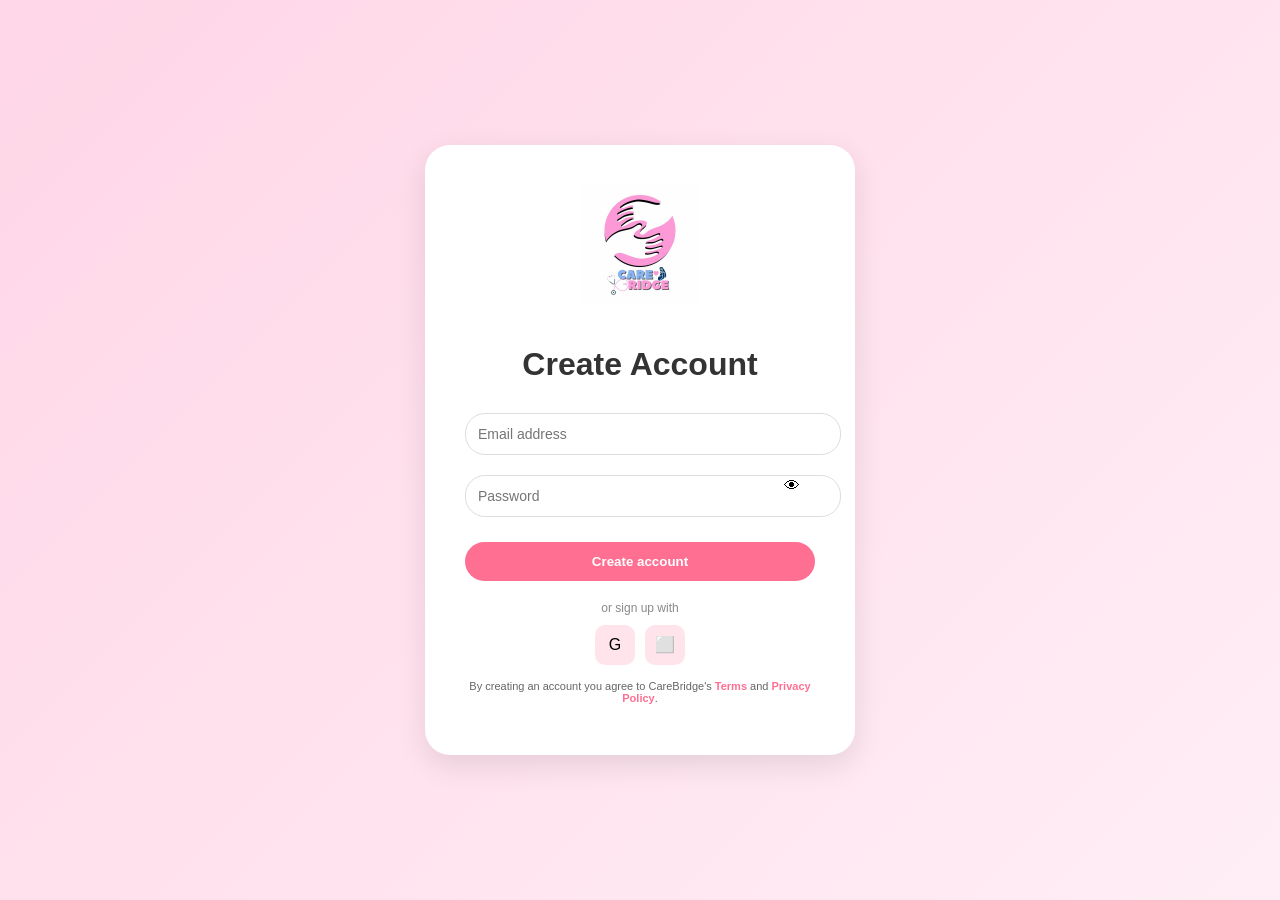
<file: index.html>
<!DOCTYPE html>
<html>
<head>
    <meta name="viewport" content="width=device-width, initial-scale=1.0">
    <title>CareBridge</title>
    <link rel="stylesheet" href="css/style.css">
</head>
<body>

<div class="center">

    <div class="card modern">

        <!-- Logo -->
        <img src="images/logo.png" class="logo">

        <h1>Create Account</h1>

        <!-- Inputs -->
        <input type="email" placeholder="Email address">
        
        <div class="password-box">
    <input type="password" id="password" placeholder="Password">
    <span onclick="togglePassword('password', this)">👁</span>
</div>

        <!-- Button -->
        <button onclick="goToLogin()">Create account</button>

        <!-- Divider -->
        <p class="divider">or sign up with</p>

        <!-- Fake social icons -->
        <div class="socials">
            <div class="icon">G</div>
            <div class="icon">⬜</div>
        </div>

        <!-- Terms -->
        <p class="terms">
            By creating an account you agree to CareBridge's 
            <span>Terms</span> and <span>Privacy Policy</span>.
        </p>

    </div>

</div>

<script src="js/app.js"></script>
</body>
</html>
</file>
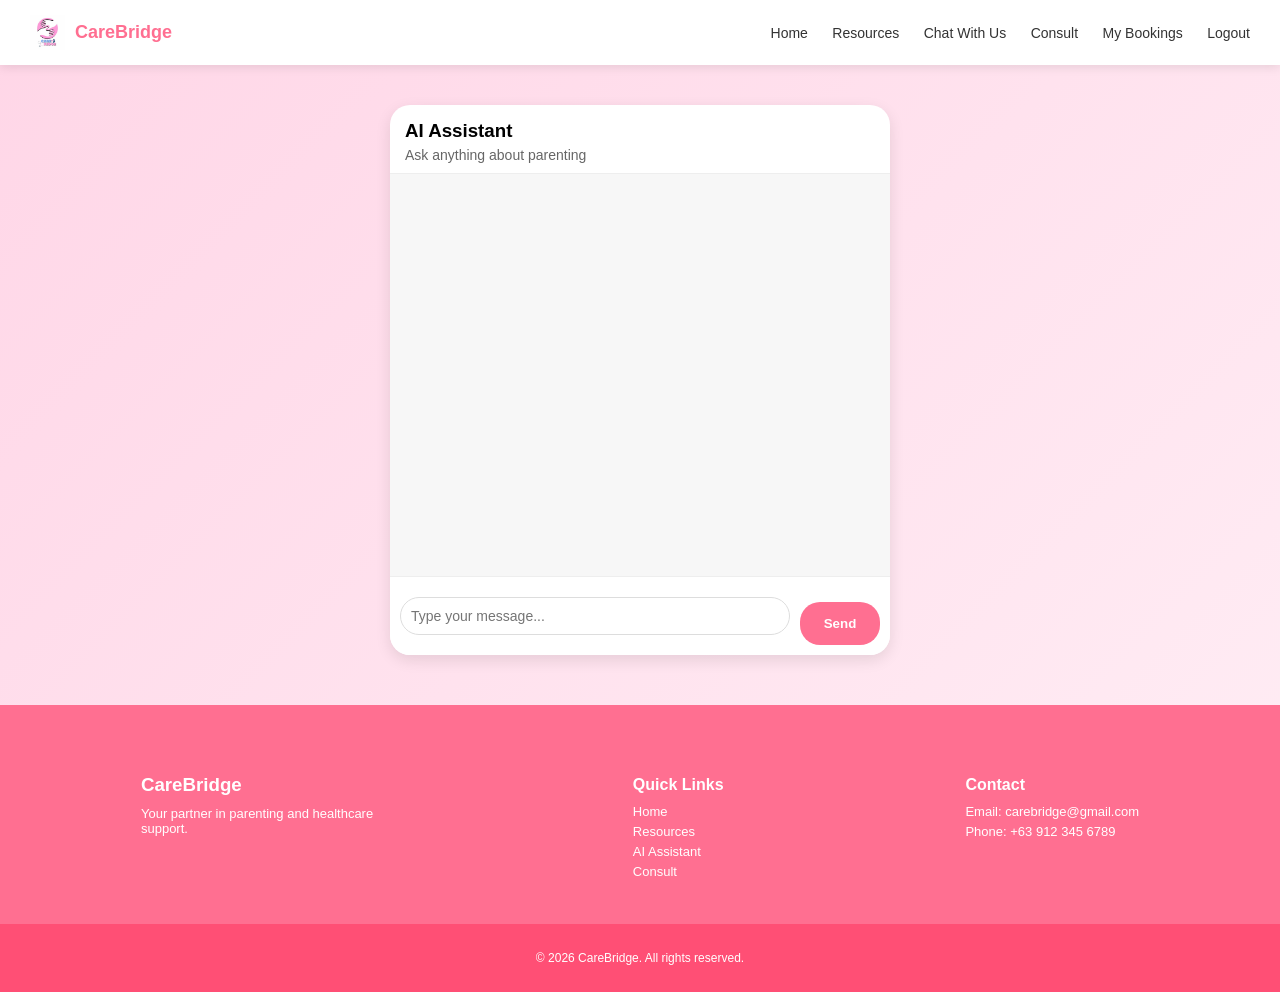
<file: ai-assistant.html>
<!DOCTYPE html>
<html>
<head>
    <meta name="viewport" content="width=device-width, initial-scale=1.0">
    <meta charset="UTF-8">
    <title>AI Assistant - CareBridge</title>
    <link rel="stylesheet" href="css/style.css">
</head>
<body>

<!-- NAVBAR -->
<div class="navbar">
    <div class="nav-left">
        <img src="images/logo.png" class="nav-logo">
        <span>CareBridge</span>
    </div>

    <div class="nav-right">
        <span onclick="goToDashboard()">Home</span>
        <span onclick="goToResources()">Resources</span>
        <span onclick="goToAI()">Chat With Us</span>
        <span onclick="goToBooking()">Consult</span>
        <span onclick="goToMyBookings()">My Bookings</span> 
        <span onclick="goToLogin()">Logout</span>
    </div>
</div>

<!-- CHAT CONTAINER -->
<div class="chat-container">

    <!-- 🔥 CHAT HEADER -->
    <div class="chat-header">
        <h3>AI Assistant</h3>
        <p>Ask anything about parenting</p>
    </div>

    <!-- CHAT BOX -->
    <div class="chat-box" id="chatBox"></div>

    <!-- INPUT -->
    <div class="chat-input">
        <input type="text" id="userInput" placeholder="Type your message...">
        <button onclick="sendMessage()">Send</button>
    </div>

</div>

<div class="footer">

    <div class="footer-content">

        <div class="footer-section">
            <h3>CareBridge</h3>
            <p>Your partner in parenting and healthcare support.</p>
        </div>

        <div class="footer-section">
            <h4>Quick Links</h4>
            <p onclick="goToDashboard()">Home</p>
            <p onclick="goToResources()">Resources</p>
            <p onclick="goToAI()">AI Assistant</p>
            <p onclick="goToBooking()">Consult</p>
        </div>

        <div class="footer-section">
            <h4>Contact</h4>
            <p>Email: carebridge@gmail.com</p>
            <p>Phone: +63 912 345 6789</p>
        </div>

    </div>

    <div class="footer-bottom">
        <p>© 2026 CareBridge. All rights reserved.</p>
    </div>

</div>

<script src="js/app.js"></script>
</body>
</html>
</file>
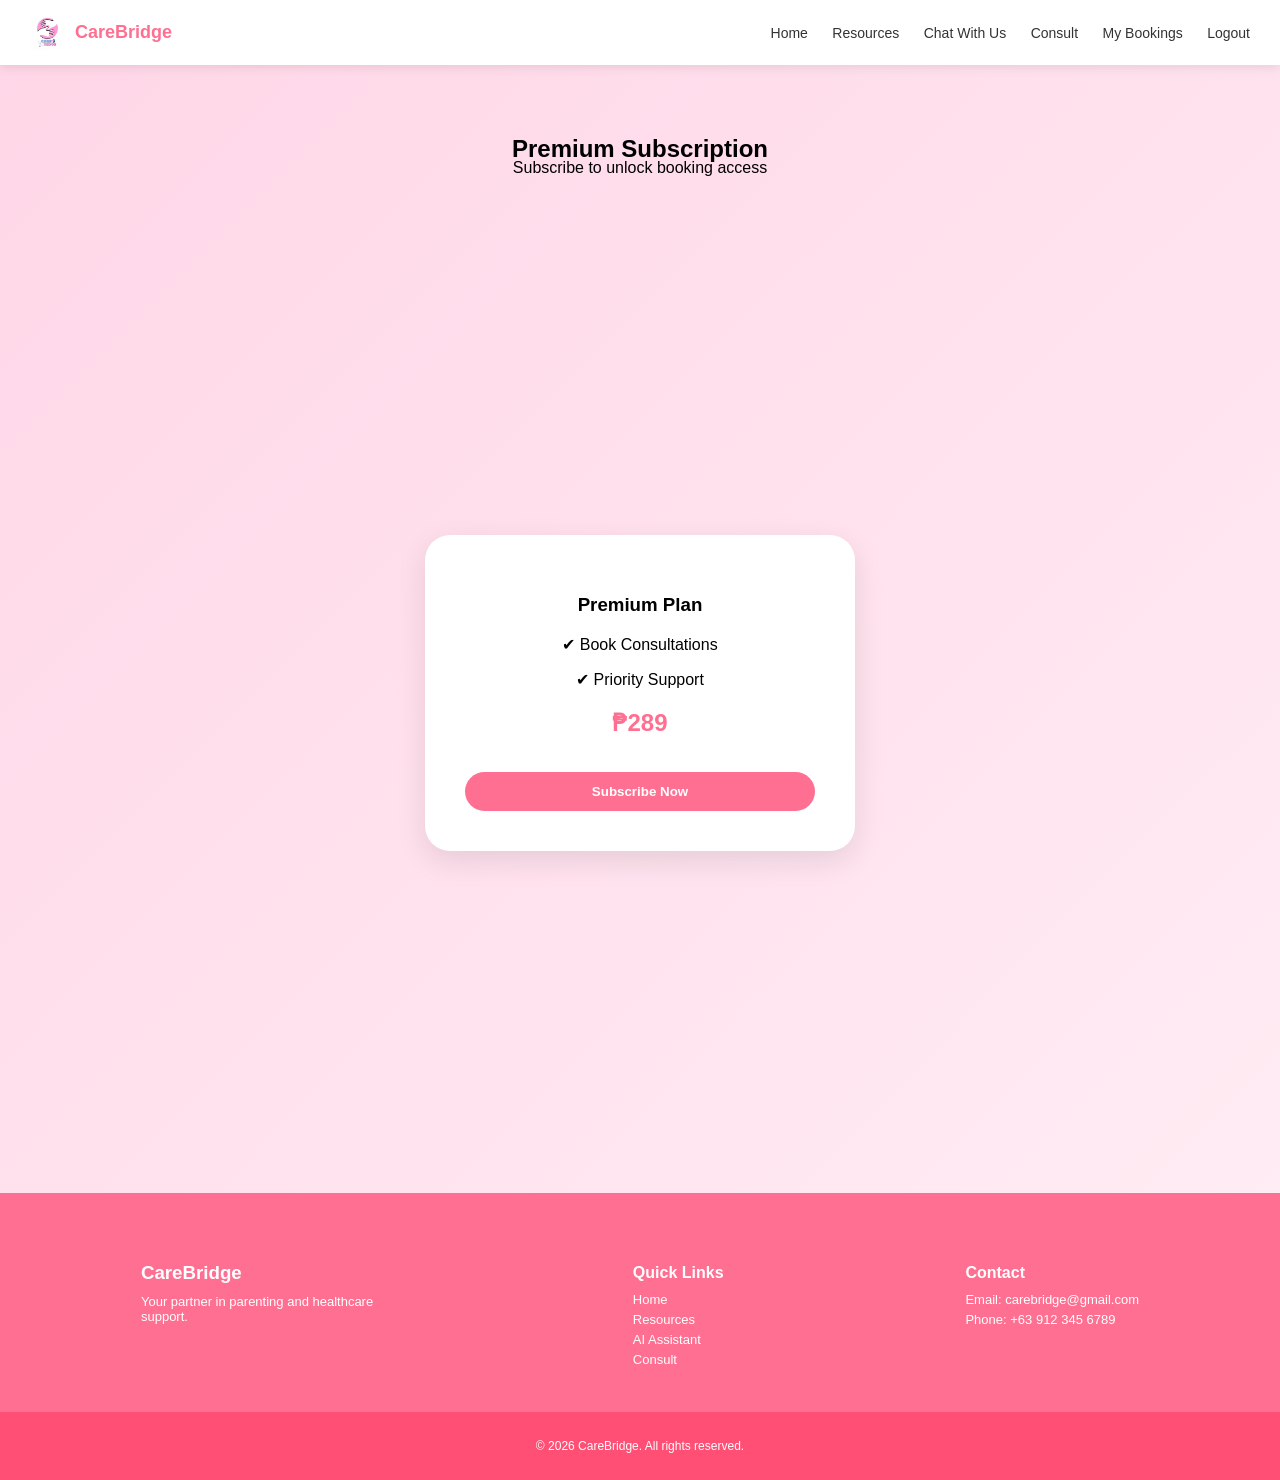
<file: booking.html>
<!DOCTYPE html>
<html>
<head>
    <meta name="viewport" content="width=device-width, initial-scale=1.0">
    <meta charset="UTF-8">
    <title>Book Consultation - CareBridge</title>
    <link rel="stylesheet" href="css/style.css">
</head>
<body>

<!-- 🔥 SUBSCRIPTION LOCK -->
<script>
const isPremium = localStorage.getItem("isPremium");

if (!isPremium) {
    alert("Please subscribe first before booking.");
    window.location.href = "subscription.html";
}
</script>

<!-- NAVBAR -->
<div class="navbar">
    <div class="nav-left">
        <img src="images/logo.png" class="nav-logo">
        <span>CareBridge</span>
    </div>

    <div class="nav-right">
        <span onclick="goToDashboard()">Home</span>
        <span onclick="goToResources()">Resources</span>
        <span onclick="goToAI()">Chat With Us</span>
        <span onclick="goToBooking()">Consult</span>
        <span onclick="goToMyBookings()">My Bookings</span> 
        <span onclick="goToLogin()">Logout</span>
    </div>
</div>

<!-- HEADER -->
<div class="section">
    <h2>Book a Consultation</h2>
    <p>Select subscription and doctor.</p>
</div>

<!-- SUBSCRIPTION (UI ONLY - optional na to, pwede mo i-remove later) -->
<div class="subscription">

    <div class="sub-card" onclick="selectPlan('Premium', '₱289')">
        <h3>Activate Premium Plan</h3>
        <p>Priority + full access</p>
        <h4>₱289</h4>
    </div>

</div>

<!-- SELECTED PLAN -->
<h3 id="selectedPlan" style="text-align:center;">Select a plan</h3>

<!-- DOCTORS -->
<div class="doctor-container">

    <div class="doctor-card" onclick="handleDoctorClick(event, this, 'Dr. Maria Santos')">
        <h3>Dr. Maria Santos</h3>
        <p>Pediatric Specialist</p>
        <span class="badge"></span>

        <div class="doctor-desc">
            Expert in child health, vaccinations, and newborn care. Helps parents monitor baby development and common illnesses.
        </div>
        <div class="schedule"></div>
    </div>

    <div class="doctor-card" onclick="handleDoctorClick(event, this, 'Dr. John Cruz')">
        <h3>Dr. Angela Reyes</h3>
        <p>OB-GYNE</p>
        <span class="badge"></span>

        <div class="doctor-desc">
            Specializes in women's reproductive health, pregnancy care, prenatal checkups, and safe delivery guidance for mothers.
        </div>
        <div class="schedule"></div>
    </div>

    <div class="doctor-card" onclick="handleDoctorClick(event, this, 'Dr. Mark Reyes')">
        <h3>Dr. Mark Reyes</h3>
        <p>Psychiatrist</p>
        <span class="badge"></span>

        <div class="doctor-desc">
            Focuses on mental health support for parents, including stress management, emotional well-being, and postpartum mental care.
        </div>
        <div class="schedule"></div>
    </div>

</div>

<!-- FORM -->
<div class="booking-form">

    <h3 id="selectedDoctor">Select a doctor</h3>

    <input type="date" id="date">
    <input type="time" id="time">

    <button onclick="openModal()">Confirm Booking</button>
</div>

<!-- POPUP FORM -->
<div id="bookingModal" class="modal">

    <div class="modal-content">

        <h3>Patient Information</h3>

        <input type="text" id="name" placeholder="Name">
        <input type="text" id="spouse" placeholder="Spouse’s Name (Optional)">
        <input type="text" id="baby" placeholder="Baby’s Name">
        <input type="email" id="email" placeholder="Email">
        <input type="text" id="contact" placeholder="Contact Number">

        <input type="date" id="modalDate">
        <input type="time" id="modalTime">

        <button onclick="submitBooking()">Confirm</button>
        <button onclick="closeModal()">Cancel</button>

    </div>

</div>

<div class="footer">

    <div class="footer-content">

        <div class="footer-section">
            <h3>CareBridge</h3>
            <p>Your partner in parenting and healthcare support.</p>
        </div>

        <div class="footer-section">
            <h4>Quick Links</h4>
            <p onclick="goToDashboard()">Home</p>
            <p onclick="goToResources()">Resources</p>
            <p onclick="goToAI()">AI Assistant</p>
            <p onclick="goToBooking()">Consult</p>
        </div>

        <div class="footer-section">
            <h4>Contact</h4>
            <p>Email: carebridge@gmail.com</p>
            <p>Phone: +63 912 345 6789</p>
        </div>

    </div>

    <div class="footer-bottom">
        <p>© 2026 CareBridge. All rights reserved.</p>
    </div>

</div>

<script src="js/app.js"></script>
</body>
</html>
</file>
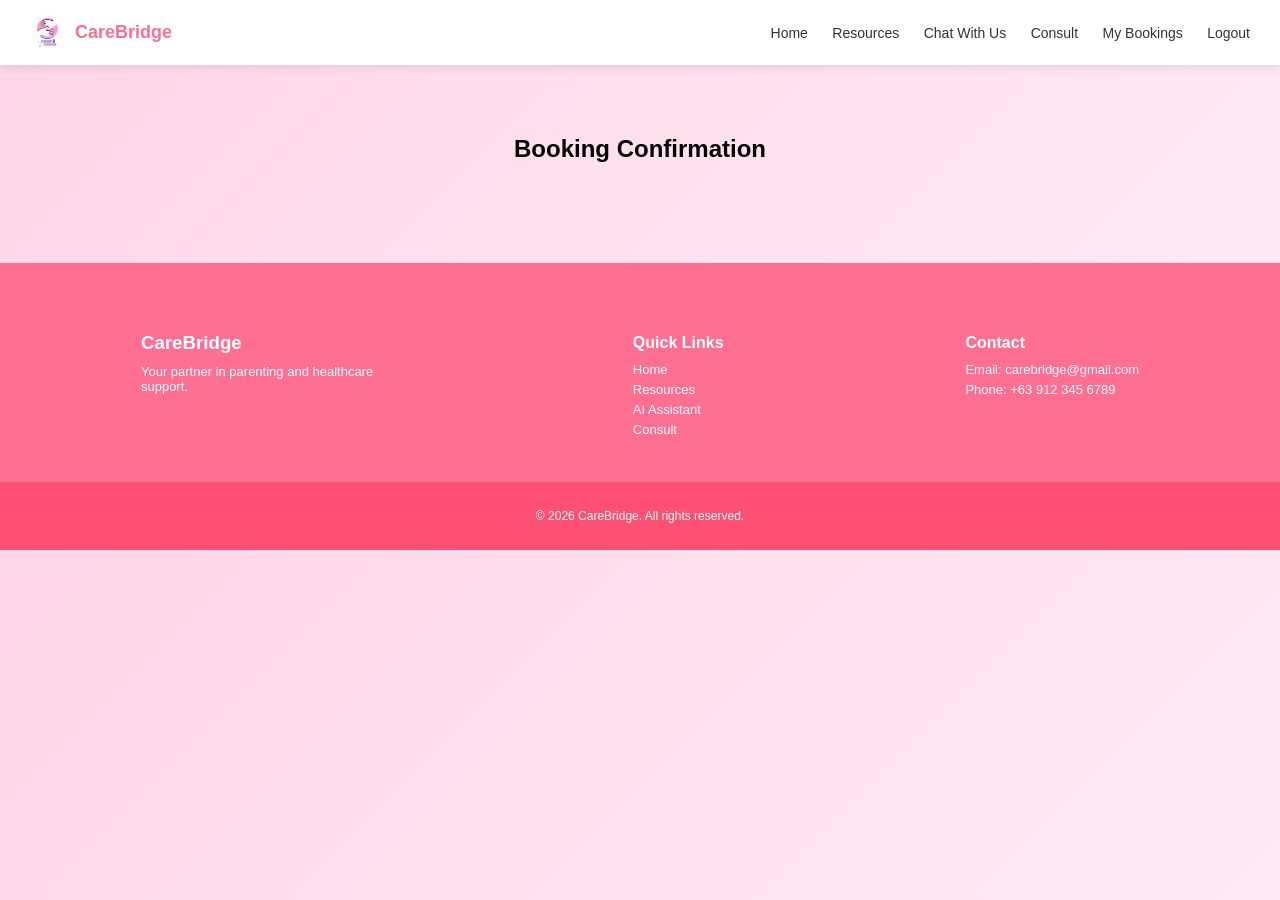
<file: confirmation.html>
<!DOCTYPE html>
<html>
<head>
    <meta name="viewport" content="width=device-width, initial-scale=1.0">
    <meta charset="UTF-8">
    <title>Confirmation - CareBridge</title>
    <link rel="stylesheet" href="css/style.css">
</head>
<body>

<div class="navbar">
    <div class="nav-left">
        <img src="images/logo.png" class="nav-logo">
        <span>CareBridge</span>
    </div>

    <div class="nav-right">
        <span onclick="goToDashboard()">Home</span>
        <span onclick="goToResources()">Resources</span>
        <span onclick="goToAI()">Chat With Us</span>
        <span onclick="goToBooking()">Consult</span>
        <span onclick="goToMyBookings()">My Bookings</span> 
        <span onclick="goToLogin()">Logout</span>
    </div>
</div>

<div class="section">
    <h2>Booking Confirmation</h2>
</div>

<div class="booking-display" id="confirmDisplay"></div>

<!-- 🔥 BOOK AGAIN BUTTON (HIDDEN FIRST) -->
<div style="text-align:center; margin-top:20px;">
    <button id="bookAgainBtn" style="display:none;" onclick="goToBooking()">
        Book Now
    </button>
</div>

<div class="footer">

    <div class="footer-content">

        <div class="footer-section">
            <h3>CareBridge</h3>
            <p>Your partner in parenting and healthcare support.</p>
        </div>

        <div class="footer-section">
            <h4>Quick Links</h4>
            <p onclick="goToDashboard()">Home</p>
            <p onclick="goToResources()">Resources</p>
            <p onclick="goToAI()">AI Assistant</p>
            <p onclick="goToBooking()">Consult</p>
        </div>

        <div class="footer-section">
            <h4>Contact</h4>
            <p>Email: carebridge@gmail.com</p>
            <p>Phone: +63 912 345 6789</p>
        </div>

    </div>

    <div class="footer-bottom">
        <p>© 2026 CareBridge. All rights reserved.</p>
    </div>

</div>

<script src="js/app.js"></script>

<script>
const data = JSON.parse(localStorage.getItem("latestBooking"));

if (data) {
    document.getElementById("confirmDisplay").innerHTML = `
        <div class="booking-card">
            <h3>${data.doctor}</h3>

            <p><strong>Plan:</strong> ${data.plan}</p>
            <p><strong>Date:</strong> ${data.date}</p>
            <p><strong>Time:</strong> ${data.time}</p>
            <p><strong>Price:</strong> ${data.price}</p>

            <!-- 🔥 ADD THIS (Procedure 5) -->
            <p><strong>Name:</strong> ${data.name}</p>
            <p><strong>Spouse:</strong> ${data.spouse || "N/A"}</p>
            <p><strong>Baby:</strong> ${data.baby}</p>
            <p><strong>Email:</strong> ${data.email}</p>
            <p><strong>Contact:</strong> ${data.contact}</p>

            <h4>Rate Your Experience</h4>

            <div class="rating">
                <span onclick="rate(1)">⭐</span>
                <span onclick="rate(2)">⭐</span>
                <span onclick="rate(3)">⭐</span>
                <span onclick="rate(4)">⭐</span>
                <span onclick="rate(5)">⭐</span>
            </div>

            <button onclick="cancelBooking(this)">Cancel Booking</button>
        </div>
    `;
}

function rate(star) {
    alert("You rated " + star + " stars ⭐");
}

/* 🔥 CANCEL FUNCTION */
function cancelBooking(btn) {
    const card = btn.closest(".booking-card");

    // remove card
    card.remove();

    // show "Book Now"
    document.getElementById("bookAgainBtn").style.display = "inline-block";
}
</script>

</body>
</html>
</file>
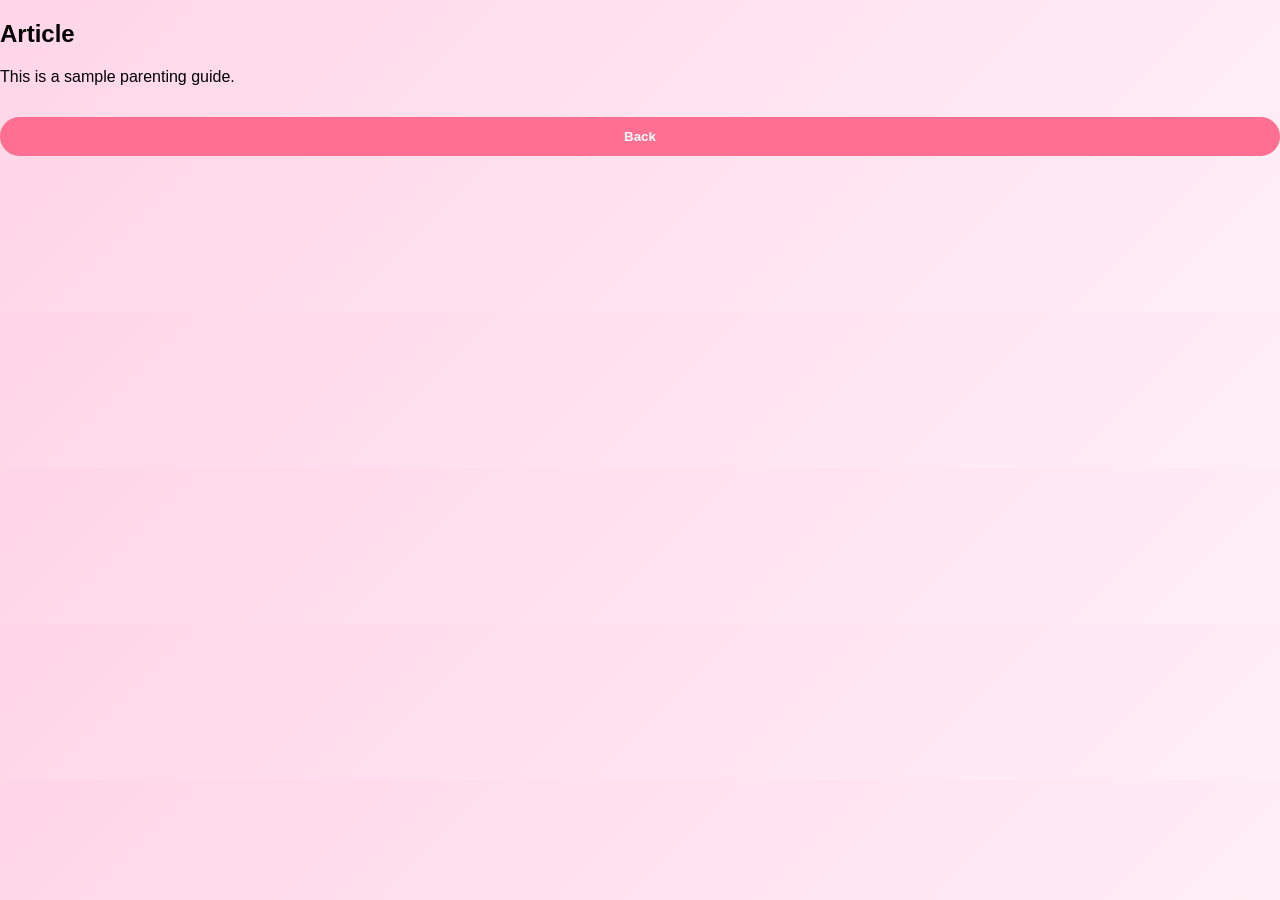
<file: content.html>
<!DOCTYPE html>
<html>
<head>
    <meta name="viewport" content="width=device-width, initial-scale=1.0">
    <title>Content</title>
    <link rel="stylesheet" href="css/style.css">
</head>
<body>

<h2>Article</h2>
<p>This is a sample parenting guide.</p>

<button onclick="goToResources()">Back</button>

<script src="js/app.js"></script>
</body>
</html>
</file>
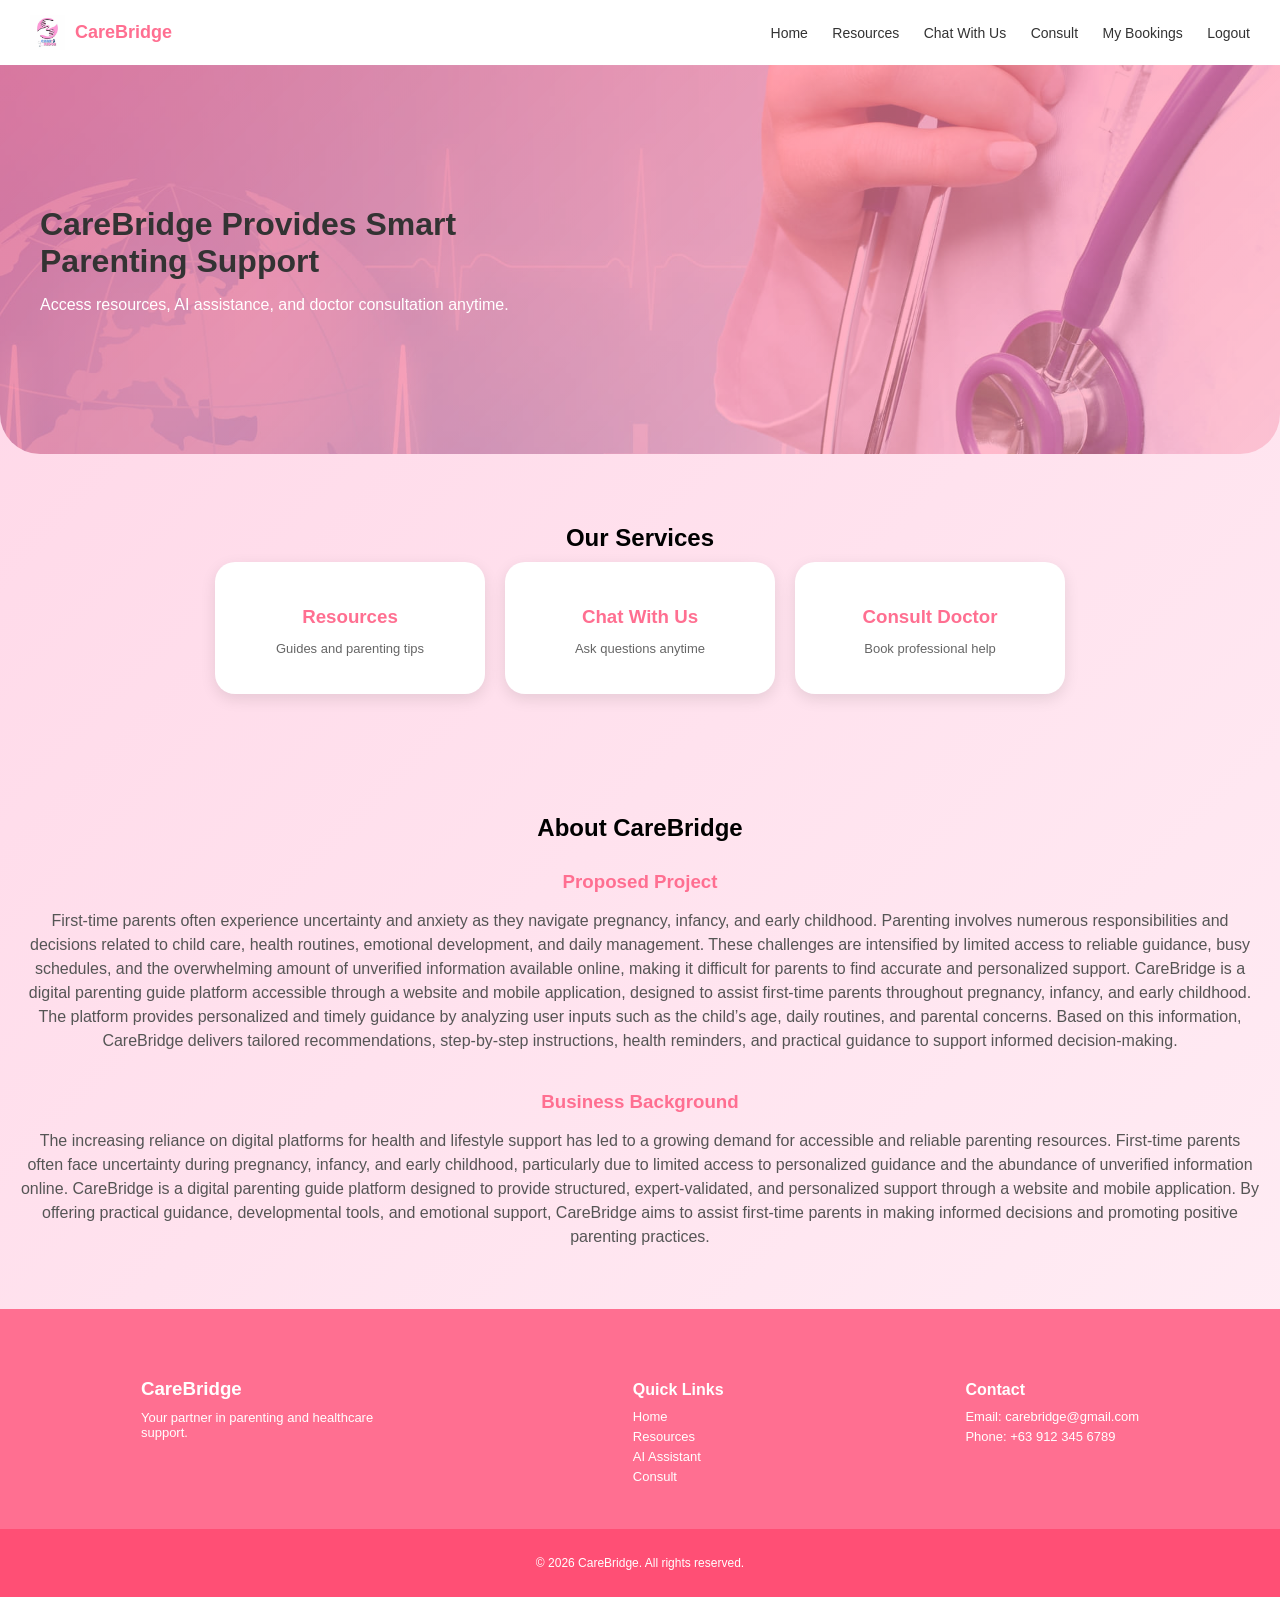
<file: dashboard.html>
<!DOCTYPE html>
<html>
<head>
    <meta name="viewport" content="width=device-width, initial-scale=1.0">
    <title>Dashboard - CareBridge</title>
    <link rel="stylesheet" href="css/style.css">
</head>
<body>

<!-- =========================
     NAVBAR
========================= -->
<div class="navbar">
    <div class="nav-left">
        <img src="images/logo.png" class="nav-logo">
        <span>CareBridge</span>
    </div>

    <div class="nav-right">
        <span onclick="goToDashboard()">Home</span>
        <span onclick="goToResources()">Resources</span>
        <span onclick="goToAI()">Chat With Us</span>
        <span onclick="goToBooking()">Consult</span>
        <span onclick="goToMyBookings()">My Bookings</span> 
        <span onclick="goToLogin()">Logout</span>
    </div>
</div>

<!-- =========================
     HEADER SECTION
========================= -->
<div class="hero">

    <div class="hero-content">

        <!-- TEXT -->
        <div class="hero-text">
            <h1>CareBridge Provides Smart Parenting Support</h1>
            <p>Access resources, AI assistance, and doctor consultation anytime.</p>
        </div>

    </div>

</div>

<!-- =========================
     SERVICES
========================= -->
<div class="section">
    <h2>Our Services</h2>

    <div class="cards">

        <div class="dash-card" onclick="goToResources()">
            <h3>Resources</h3>
            <p>Guides and parenting tips</p>
        </div>

        <div class="dash-card" onclick="goToAI()">
            <h3>Chat With Us</h3>
            <p>Ask questions anytime</p>
        </div>

        <div class="dash-card" onclick="goToBooking()">
            <h3>Consult Doctor</h3>
            <p>Book professional help</p>
        </div>

    </div>
</div>

<!-- =========================
     ABOUT / DOCUMENTATION
========================= -->
<div class="section">

    <h2>About CareBridge</h2>

    <div class="info-container">

        <div class="info-card">
            <h3>Proposed Project</h3>
            <p>
                 First-time parents often experience uncertainty and anxiety as they navigate pregnancy, infancy, and early childhood. Parenting involves numerous responsibilities and decisions related to child care, health routines, emotional development, and daily management. These challenges are intensified by limited access to reliable guidance, busy schedules, and the overwhelming amount of unverified information available online, making it difficult for parents to find accurate and personalized support.
CareBridge is a digital parenting guide platform accessible through a website and mobile application, designed to assist first-time parents throughout pregnancy, infancy, and early childhood. The platform provides personalized and timely guidance by analyzing user inputs such as the child’s age, daily routines, and parental concerns. Based on this information, CareBridge delivers tailored recommendations, step-by-step instructions, health reminders, and practical guidance to support informed decision-making.

            </p>
        </div>

        <div class="info-card">
            <h3>Business Background</h3>
            <p>
                The increasing reliance on digital platforms for health and lifestyle support has led to a growing demand for accessible and reliable parenting resources. First-time parents often face uncertainty during pregnancy, infancy, and early childhood, particularly due to limited access to personalized guidance and the abundance of unverified information online. CareBridge is a digital parenting guide platform designed to provide structured, expert-validated, and personalized support through a website and mobile application. By offering practical guidance, developmental tools, and emotional support, CareBridge aims to assist first-time parents in making informed decisions and promoting positive parenting practices.
            </p>
        </div>

    </div>

</div>

<!-- =========================
     FOOTER
========================= -->
<div class="footer">

    <div class="footer-content">

        <div class="footer-section">
            <h3>CareBridge</h3>
            <p>Your partner in parenting and healthcare support.</p>
        </div>

        <div class="footer-section">
            <h4>Quick Links</h4>
            <p onclick="goToDashboard()">Home</p>
            <p onclick="goToResources()">Resources</p>
            <p onclick="goToAI()">AI Assistant</p>
            <p onclick="goToBooking()">Consult</p>
        </div>

        <div class="footer-section">
            <h4>Contact</h4>
            <p>Email: carebridge@gmail.com</p>
            <p>Phone: +63 912 345 6789</p>
        </div>

    </div>

    <div class="footer-bottom">
        <p>© 2026 CareBridge. All rights reserved.</p>
    </div>

</div>

<!-- =========================
     SCRIPT
========================= -->
<script src="js/app.js"></script>

</body>
</html>
</file>
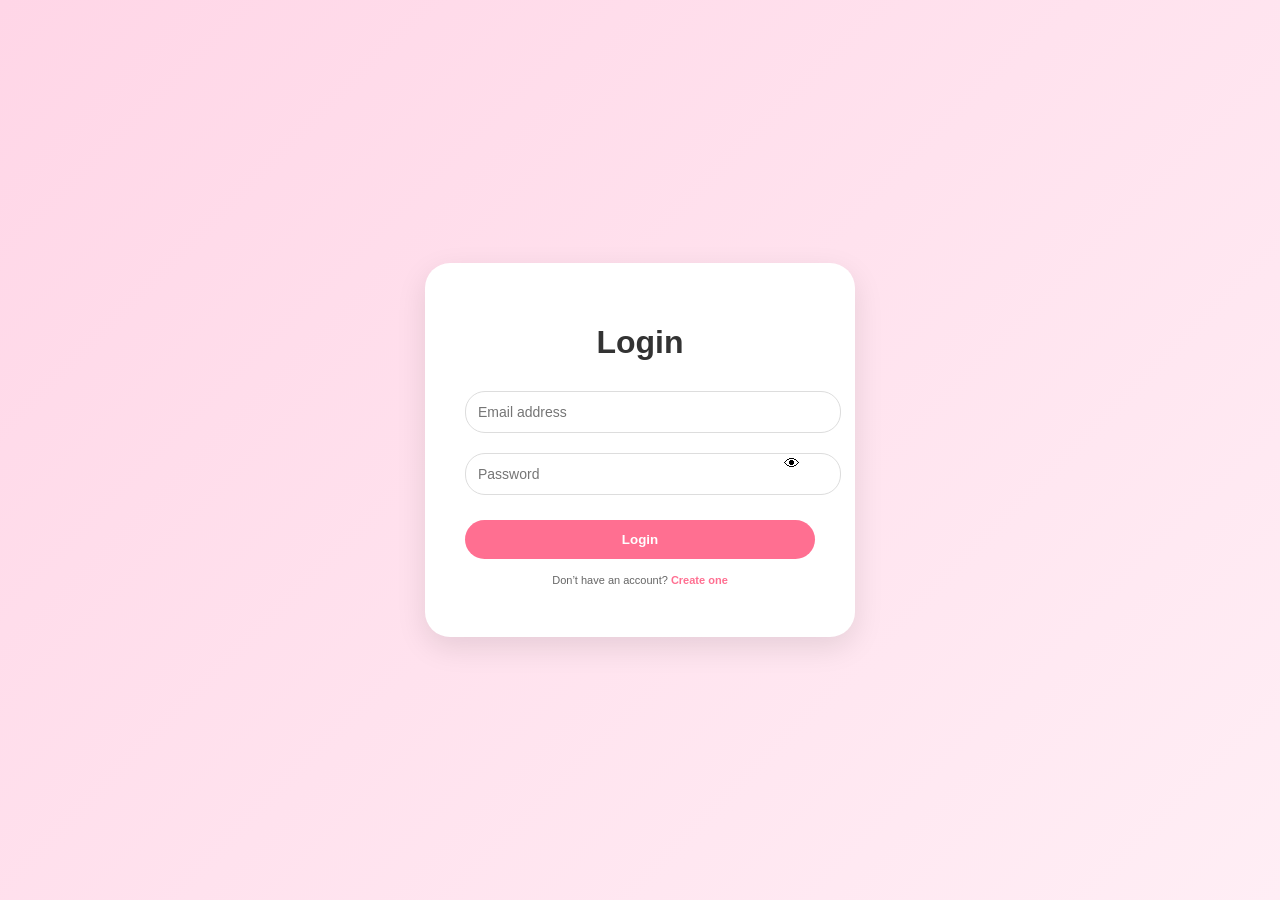
<file: login.html>
<!DOCTYPE html>
<html>
<head>
    <meta name="viewport" content="width=device-width, initial-scale=1.0">
    <title>Login - CareBridge</title>
    <link rel="stylesheet" href="css/style.css">
</head>
<body>

<div class="center">

    <div class="card modern">

        <h1>Login</h1>

        <!-- Inputs -->
        <input type="email" placeholder="Email address">
        
        <div class="password-box">
            <input type="password" id="loginPassword" placeholder="Password">
            <span onclick="togglePassword('loginPassword', this)">👁</span>
        </div>

        <!-- Button -->
        <button onclick="goToProfile()">Login</button>

        <!-- Switch -->
        <p class="terms">
            Don’t have an account? 
            <span onclick="goToRegister()" style="cursor:pointer;">Create one</span>
        </p>

    </div>

</div>

<script src="js/app.js"></script>
</body>
</html>
</file>
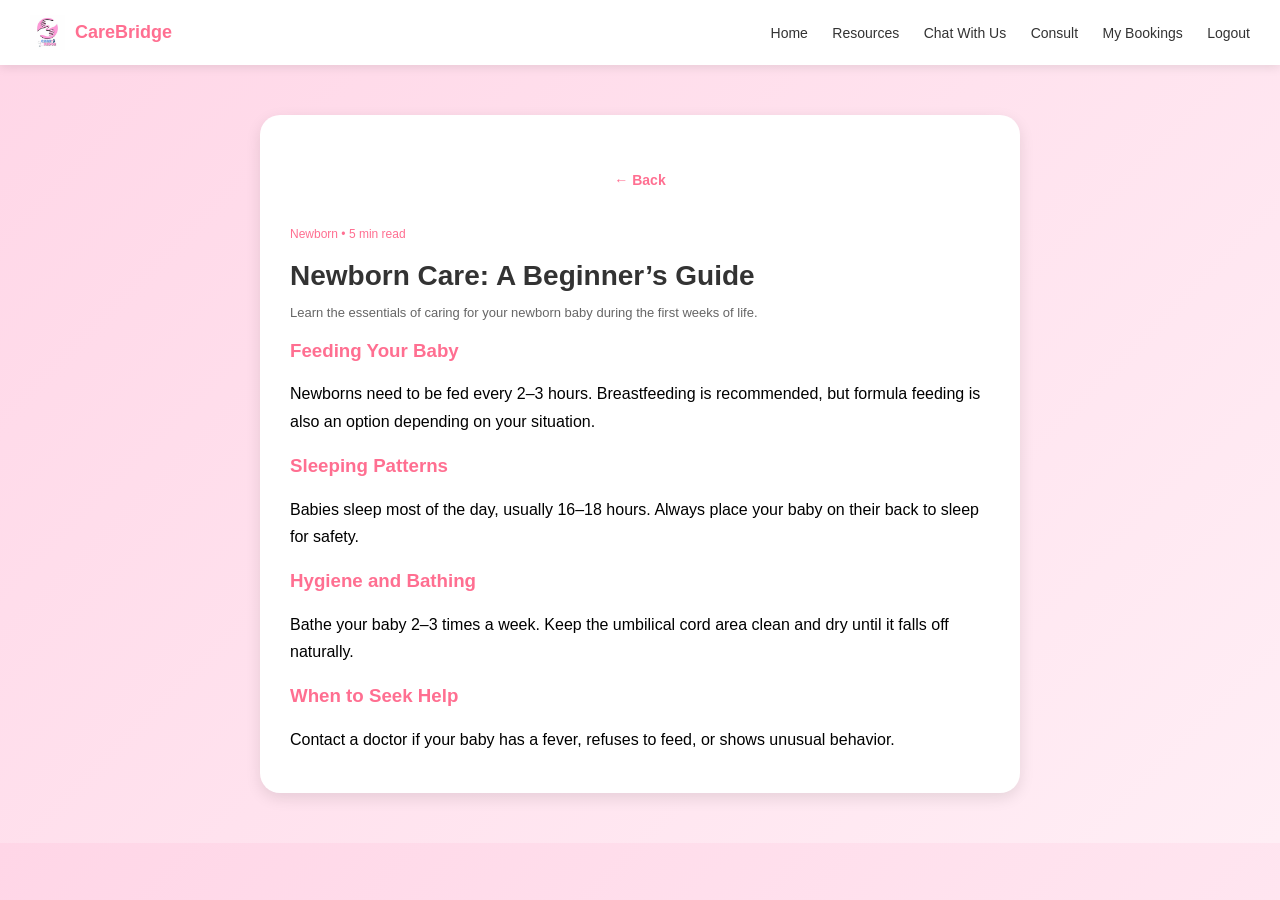
<file: newborn.html>
<!DOCTYPE html>
<html>
<head>
    <meta name="viewport" content="width=device-width, initial-scale=1.0">
    <title>Newborn Care - CareBridge</title>
    <link rel="stylesheet" href="css/style.css">
</head>
<body>

<!-- NAVBAR -->
<div class="navbar">
    <div class="nav-left">
        <img src="images/logo.png" class="nav-logo">
        <span>CareBridge</span>
    </div>

    <div class="nav-right">
        <span onclick="goToDashboard()">Home</span>
        <span onclick="goToResources()">Resources</span>
        <span onclick="goToAI()">Chat With Us</span>
        <span onclick="goToBooking()">Consult</span>
        <span onclick="goToMyBookings()">My Bookings</span> 
        <span onclick="goToLogin()">Logout</span>
    </div>
</div>

<!-- ARTICLE -->
<div class="article">

    <div class="article-container">

        <!-- BACK BUTTON -->
        <button class="back-btn" onclick="goToResources()">← Back</button>

        <p class="tag">Newborn • 5 min read</p>

        <h1>Newborn Care: A Beginner’s Guide</h1>

        <p class="subtitle">
            Learn the essentials of caring for your newborn baby during the first weeks of life.
        </p>

        <div class="article-content">

            <h3>Feeding Your Baby</h3>
            <p>
                Newborns need to be fed every 2–3 hours. Breastfeeding is recommended, but formula feeding is also an option depending on your situation.
            </p>

            <h3>Sleeping Patterns</h3>
            <p>
                Babies sleep most of the day, usually 16–18 hours. Always place your baby on their back to sleep for safety.
            </p>

            <h3>Hygiene and Bathing</h3>
            <p>
                Bathe your baby 2–3 times a week. Keep the umbilical cord area clean and dry until it falls off naturally.
            </p>

            <h3>When to Seek Help</h3>
            <p>
                Contact a doctor if your baby has a fever, refuses to feed, or shows unusual behavior.
            </p>

        </div>

    </div>

</div>

<script src="js/app.js"></script>
</body>
</html>
</file>
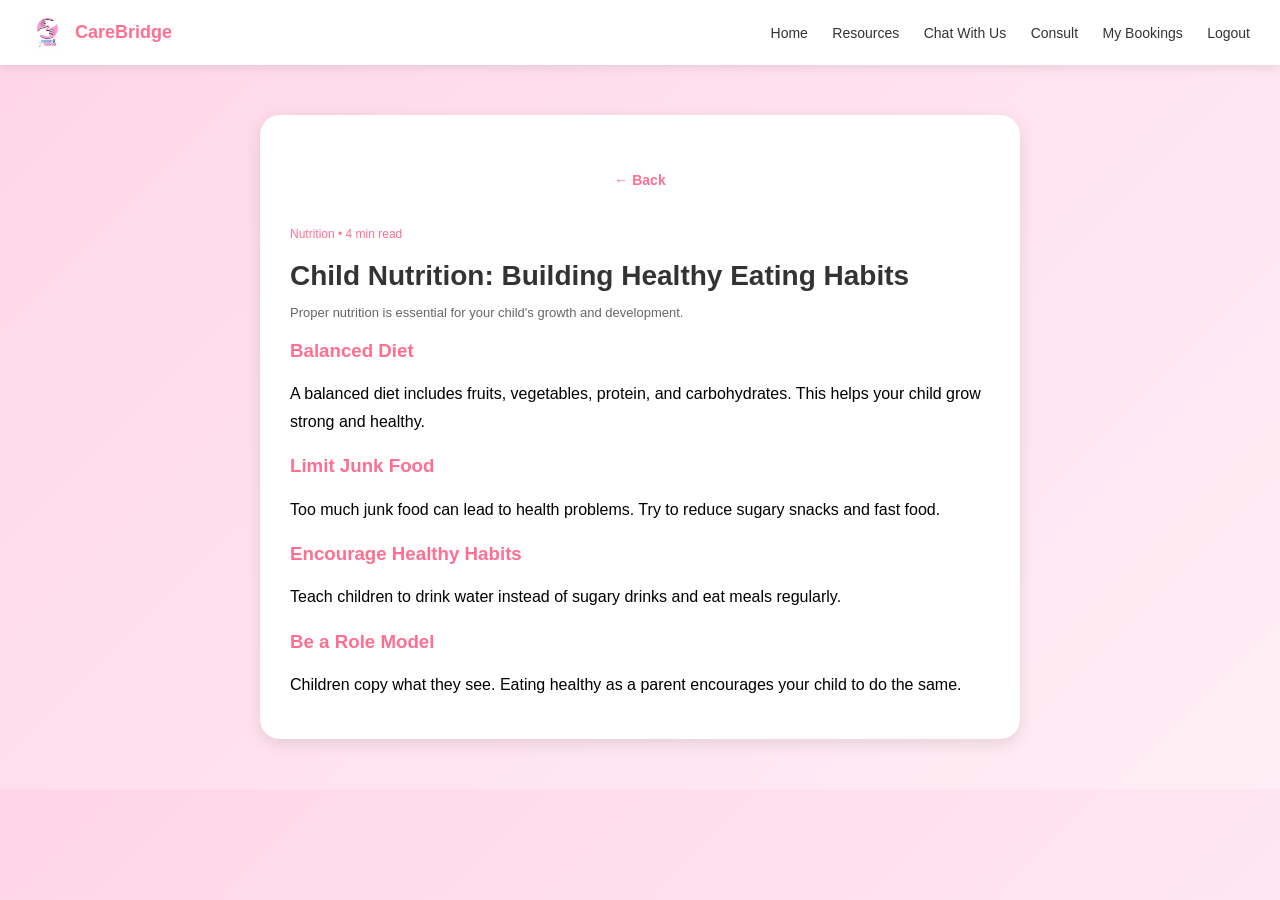
<file: nutrition.html>
<!DOCTYPE html>
<html>
<head>
    <meta name="viewport" content="width=device-width, initial-scale=1.0">
    <title>Child Nutrition - CareBridge</title>
    <link rel="stylesheet" href="css/style.css">
</head>
<body>

<!-- NAVBAR -->
<div class="navbar">
    <div class="nav-left">
        <img src="images/logo.png" class="nav-logo">
        <span>CareBridge</span>
    </div>

    <div class="nav-right">
        <span onclick="goToDashboard()">Home</span>
        <span onclick="goToResources()">Resources</span>
        <span onclick="goToAI()">Chat With Us</span>
        <span onclick="goToBooking()">Consult</span>
        <span onclick="goToMyBookings()">My Bookings</span> 
        <span onclick="goToLogin()">Logout</span>
    </div>
</div>

<!-- ARTICLE -->
<div class="article">

    <div class="article-container">

        <!-- BACK BUTTON -->
        <button class="back-btn" onclick="goToResources()">← Back</button>

        <p class="tag">Nutrition • 4 min read</p>

        <h1>Child Nutrition: Building Healthy Eating Habits</h1>

        <p class="subtitle">
            Proper nutrition is essential for your child's growth and development.
        </p>

        <div class="article-content">

            <h3>Balanced Diet</h3>
            <p>
                A balanced diet includes fruits, vegetables, protein, and carbohydrates. This helps your child grow strong and healthy.
            </p>

            <h3>Limit Junk Food</h3>
            <p>
                Too much junk food can lead to health problems. Try to reduce sugary snacks and fast food.
            </p>

            <h3>Encourage Healthy Habits</h3>
            <p>
                Teach children to drink water instead of sugary drinks and eat meals regularly.
            </p>

            <h3>Be a Role Model</h3>
            <p>
                Children copy what they see. Eating healthy as a parent encourages your child to do the same.
            </p>

        </div>

    </div>

</div>

<script src="js/app.js"></script>
</body>
</html>
</file>
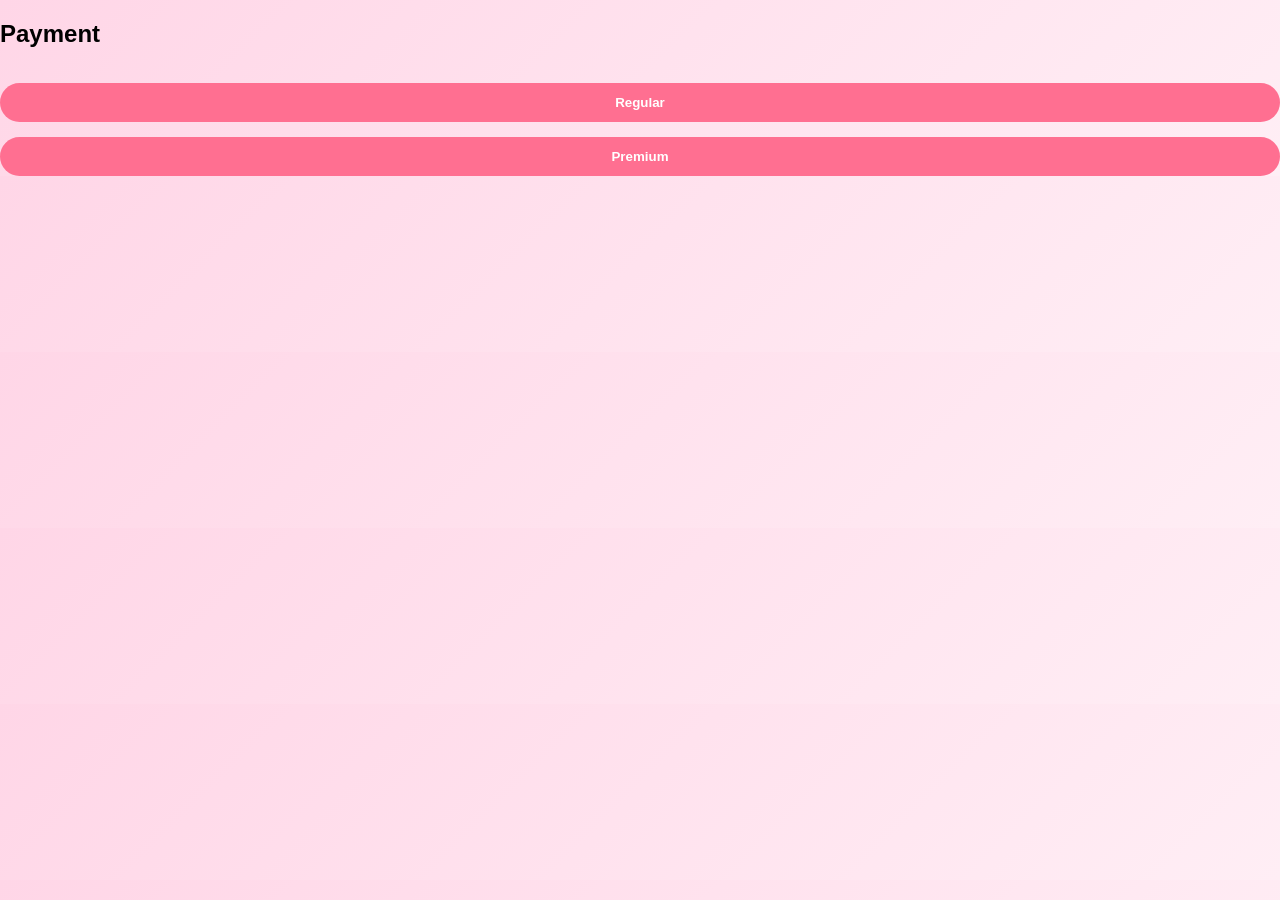
<file: payment.html>
<!DOCTYPE html>
<html>
<head>
    <meta name="viewport" content="width=device-width, initial-scale=1.0">
    <title>Payment</title>
    <link rel="stylesheet" href="css/style.css">
</head>
<body>

<h2>Payment</h2>

<button onclick="goToConfirmation()">Regular</button>
<button onclick="goToConfirmation()">Premium</button>

<script src="js/app.js"></script>
</body>
</html>
</file>
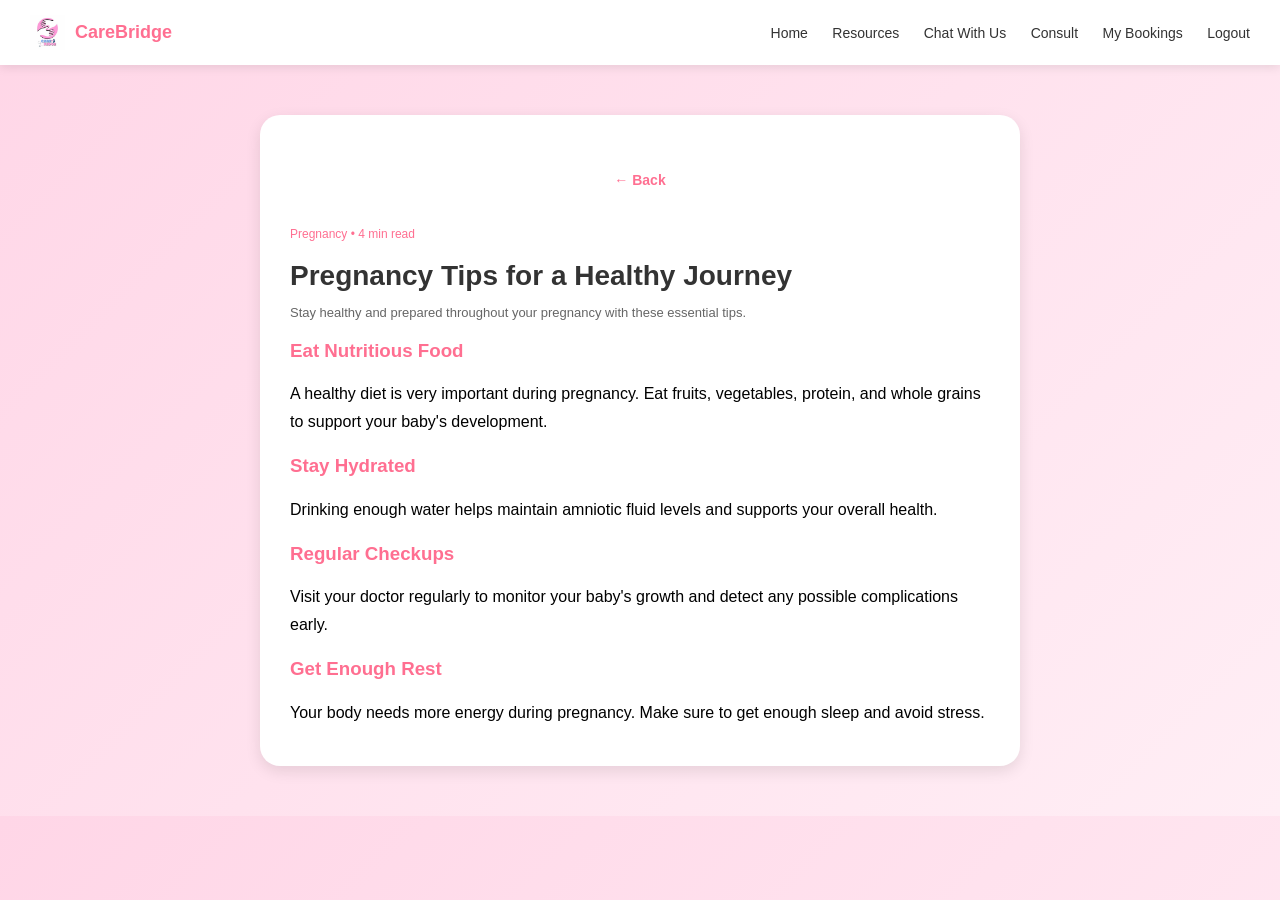
<file: pregnancy.html>
<!DOCTYPE html>
<html>
<head>
    <meta name="viewport" content="width=device-width, initial-scale=1.0">
    <title>Pregnancy Tips - CareBridge</title>
    <link rel="stylesheet" href="css/style.css">
</head>
<body>

<!-- NAVBAR -->
<div class="navbar">
    <div class="nav-left">
        <img src="images/logo.png" class="nav-logo">
        <span>CareBridge</span>
    </div>

    <div class="nav-right">
        <span onclick="goToDashboard()">Home</span>
        <span onclick="goToResources()">Resources</span>
        <span onclick="goToAI()">Chat With Us</span>
        <span onclick="goToBooking()">Consult</span>
        <span onclick="goToMyBookings()">My Bookings</span> 
        <span onclick="goToLogin()">Logout</span>
    </div>
</div>

<!-- ARTICLE -->
<div class="article">

    <div class="article-container">

        <!-- BACK BUTTON -->
        <button class="back-btn" onclick="goToResources()">← Back</button>

        <p class="tag">Pregnancy • 4 min read</p>

        <h1>Pregnancy Tips for a Healthy Journey</h1>

        <p class="subtitle">
            Stay healthy and prepared throughout your pregnancy with these essential tips.
        </p>

        <div class="article-content">

            <h3>Eat Nutritious Food</h3>
            <p>
                A healthy diet is very important during pregnancy. Eat fruits, vegetables, protein, and whole grains to support your baby's development.
            </p>

            <h3>Stay Hydrated</h3>
            <p>
                Drinking enough water helps maintain amniotic fluid levels and supports your overall health.
            </p>

            <h3>Regular Checkups</h3>
            <p>
                Visit your doctor regularly to monitor your baby's growth and detect any possible complications early.
            </p>

            <h3>Get Enough Rest</h3>
            <p>
                Your body needs more energy during pregnancy. Make sure to get enough sleep and avoid stress.
            </p>

        </div>

    </div>

</div>

<script src="js/app.js"></script>
</body>
</html>
</file>
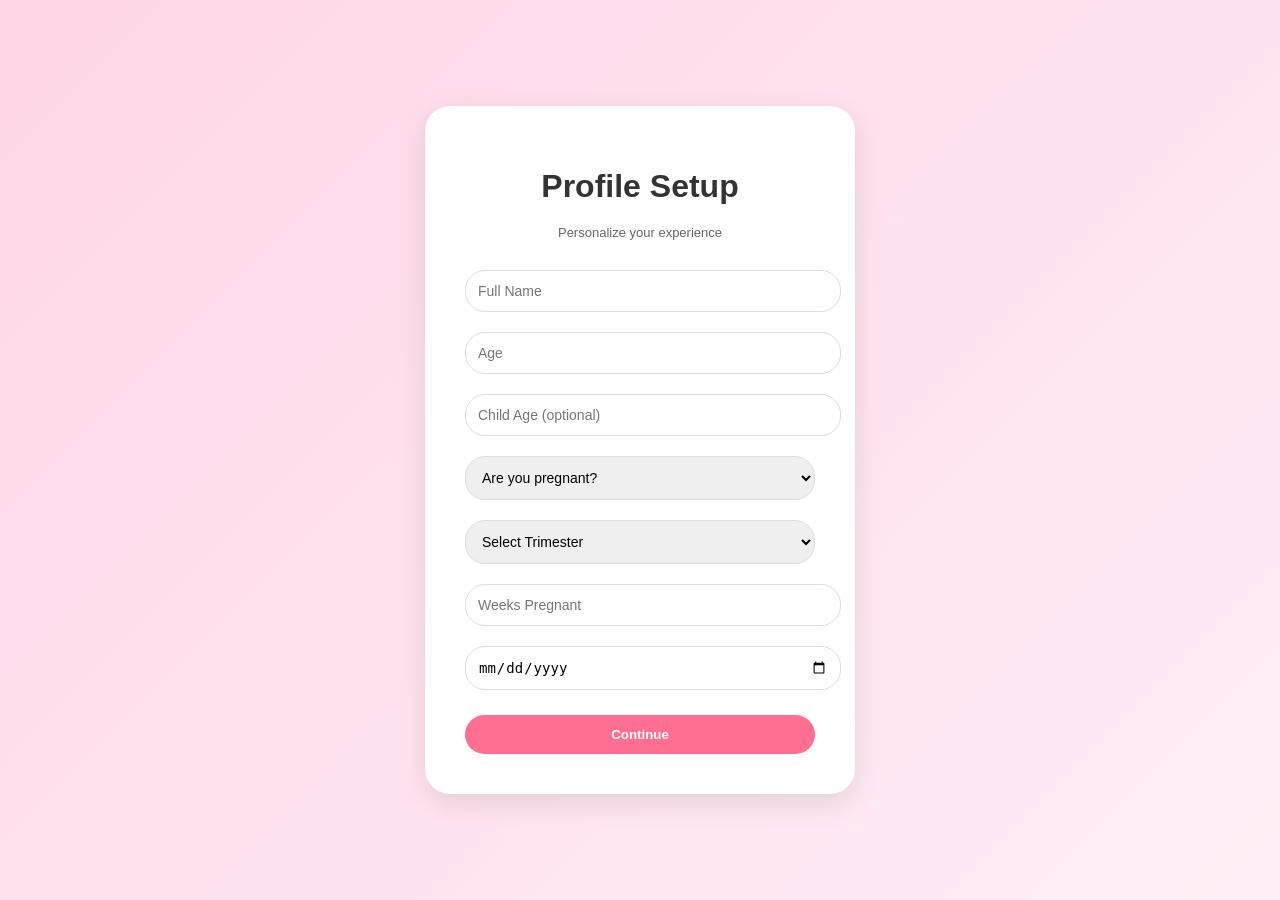
<file: profile-setup.html>
<!DOCTYPE html>
<html>
<head>
    <meta name="viewport" content="width=device-width, initial-scale=1.0">
    <title>Profile Setup - CareBridge</title>
    <link rel="stylesheet" href="css/style.css">
</head>
<body>

<div class="container">


    <!-- RIGHT SIDE (FORM) -->
    <div class="right">

        <div class="card modern">

            <h1>Profile Setup</h1>
            <p class="subtitle">Personalize your experience</p>

            <!-- Basic Info -->
            <input type="text" placeholder="Full Name">
            <input type="number" placeholder="Age">
            <input type="text" placeholder="Child Age (optional)">

            <!-- Pregnancy Info -->
            <select>
                <option>Are you pregnant?</option>
                <option>Yes</option>
                <option>No</option>
            </select>

            <select>
                <option>Select Trimester</option>
                <option>First Trimester</option>
                <option>Second Trimester</option>
                <option>Third Trimester</option>
            </select>

            <input type="number" placeholder="Weeks Pregnant">
            <input type="date">

            <!-- Button -->
            <button onclick="goToDashboard()">Continue</button>

        </div>

    </div>

</div>

<script src="js/app.js"></script>
</body>
</html>
</file>
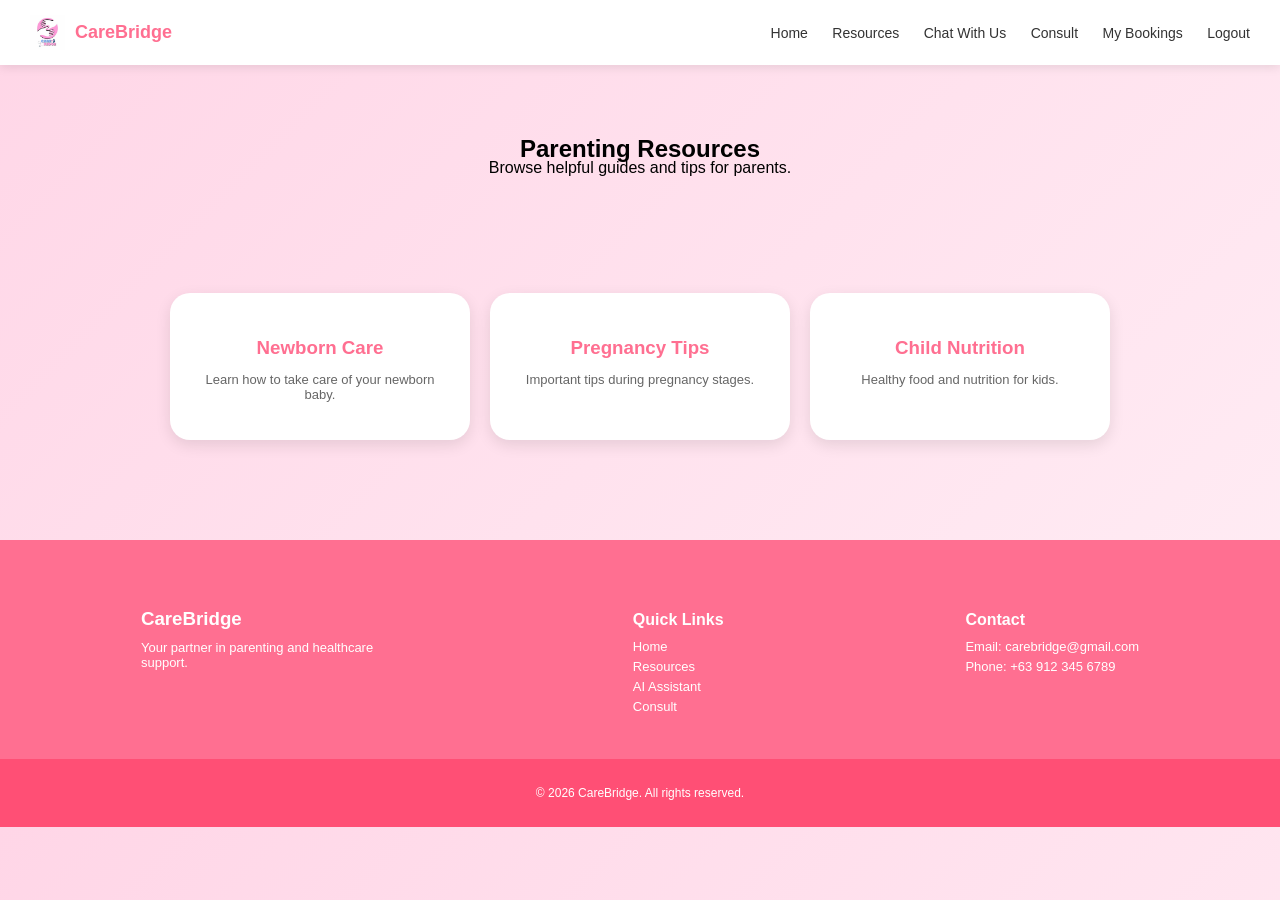
<file: resources.html>
<!DOCTYPE html>
<html>
<head>
    <meta name="viewport" content="width=device-width, initial-scale=1.0">
    <title>Resources - CareBridge</title>
    <link rel="stylesheet" href="css/style.css">
</head>
<body>

<!-- NAVBAR -->
<div class="navbar">
    <div class="nav-left">
        <img src="images/logo.png" class="nav-logo">
        <span>CareBridge</span>
    </div>

    <div class="nav-right">
        <span onclick="goToDashboard()">Home</span>
        <span onclick="goToResources()">Resources</span>
        <span onclick="goToAI()">Chat With Us</span>
        <span onclick="goToBooking()">Consult</span>
        <span onclick="goToMyBookings()">My Bookings</span> 
        <span onclick="goToLogin()">Logout</span>
    </div>
</div>

<!-- HEADER -->
<div class="section">
    <h2>Parenting Resources</h2>
    <p>Browse helpful guides and tips for parents.</p>
</div>

<!-- RESOURCE CARDS -->
<div class="section">

    <div class="resource-container">

        <div class="resource-card" onclick="window.location.href='newborn.html'">
    <h3>Newborn Care</h3>
    <p>Learn how to take care of your newborn baby.</p>
</div>

<div class="resource-card" onclick="window.location.href='pregnancy.html'">
    <h3>Pregnancy Tips</h3>
    <p>Important tips during pregnancy stages.</p>
</div>

<div class="resource-card" onclick="window.location.href='nutrition.html'">
    <h3>Child Nutrition</h3>
    <p>Healthy food and nutrition for kids.</p>
</div>

    </div>

</div>

<div class="footer">

    <div class="footer-content">

        <div class="footer-section">
            <h3>CareBridge</h3>
            <p>Your partner in parenting and healthcare support.</p>
        </div>

        <div class="footer-section">
            <h4>Quick Links</h4>
            <p onclick="goToDashboard()">Home</p>
            <p onclick="goToResources()">Resources</p>
            <p onclick="goToAI()">AI Assistant</p>
            <p onclick="goToBooking()">Consult</p>
        </div>

        <div class="footer-section">
            <h4>Contact</h4>
            <p>Email: carebridge@gmail.com</p>
            <p>Phone: +63 912 345 6789</p>
        </div>

    </div>

    <div class="footer-bottom">
        <p>© 2026 CareBridge. All rights reserved.</p>
    </div>

</div>

<script src="js/app.js"></script>
</body>
</html>
</file>
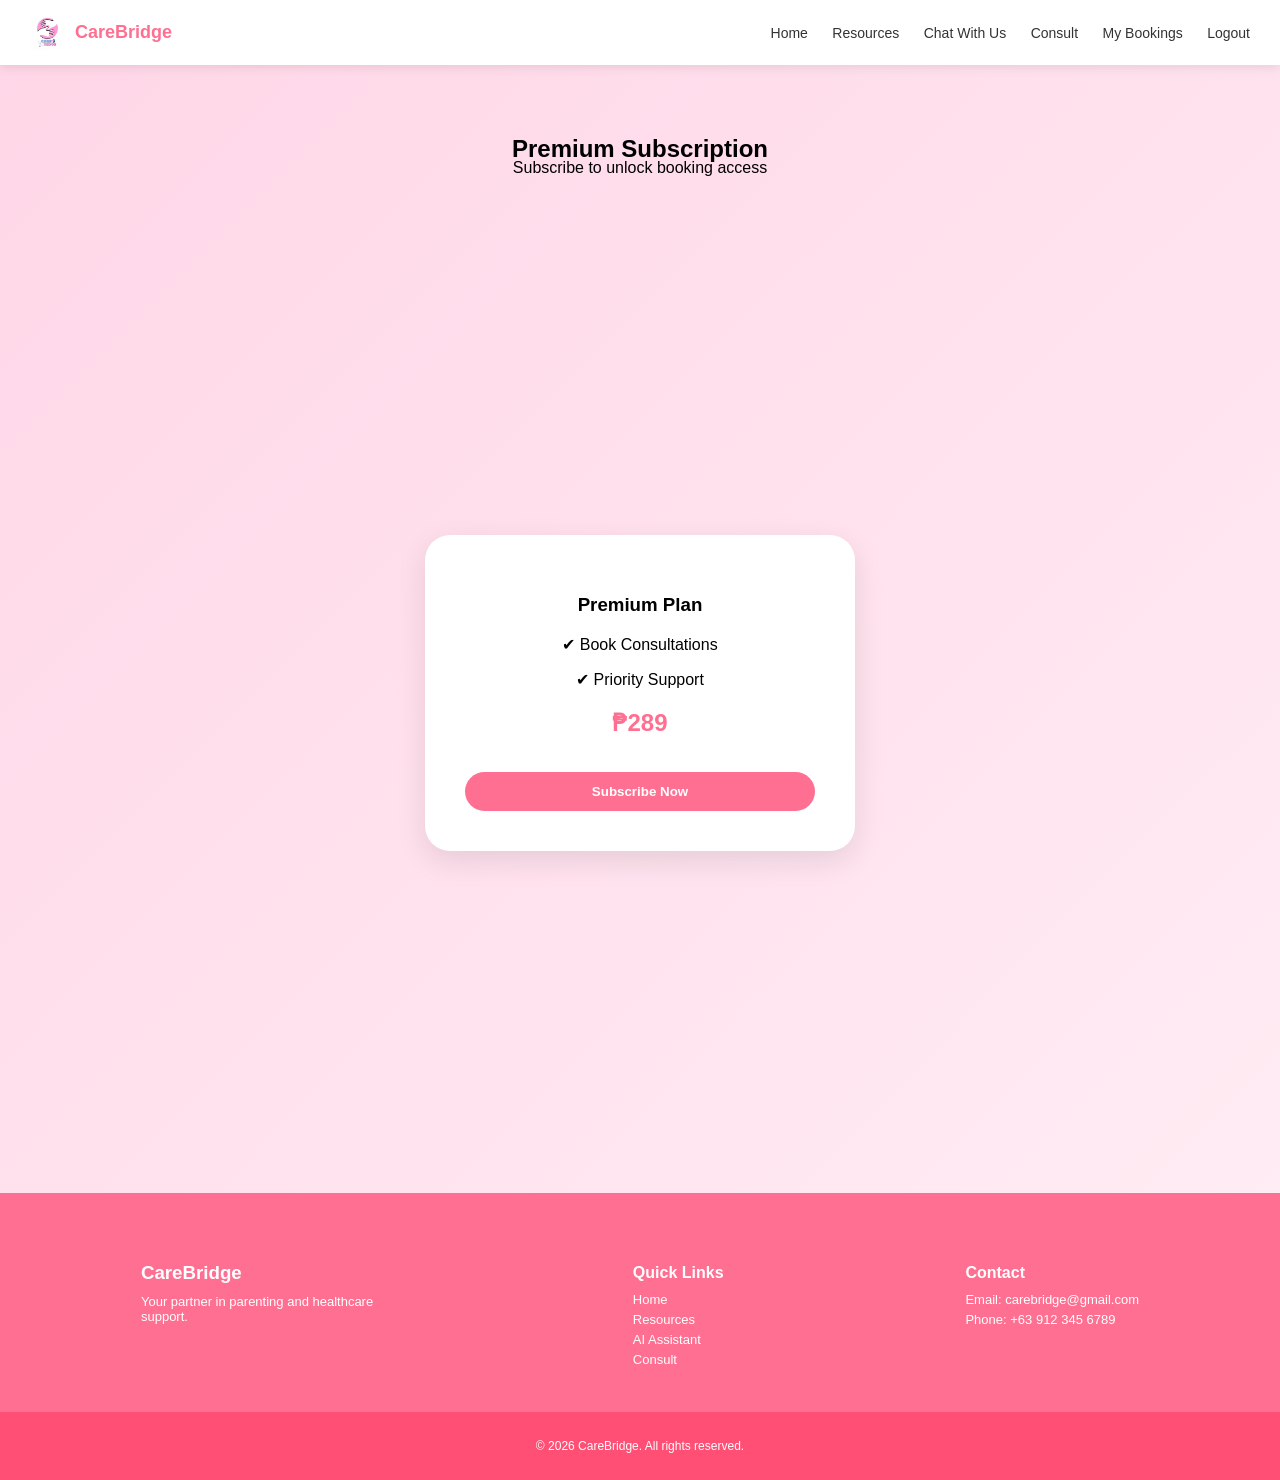
<file: subscription.html>
<!DOCTYPE html>
<html>
<head>
    <meta name="viewport" content="width=device-width, initial-scale=1.0">
    <meta charset="UTF-8">
    <title>Subscription - CareBridge</title>
    <link rel="stylesheet" href="css/style.css">
</head>
<body>

<!-- NAVBAR -->
<div class="navbar">
    <div class="nav-left">
        <img src="images/logo.png" class="nav-logo">
        <span>CareBridge</span>
    </div>

    <div class="nav-right">
        <span onclick="goToDashboard()">Home</span>
        <span onclick="goToResources()">Resources</span>
        <span onclick="goToAI()">Chat With Us</span>
        <span onclick="goToBooking()">Consult</span>
        <span onclick="goToMyBookings()">My Bookings</span> 
        <span onclick="goToLogin()">Logout</span>
    </div>
</div>

<!-- SECTION -->
<div class="section">
    <h2>Premium Subscription</h2>
    <p>Subscribe to unlock booking access</p>
</div>

<!-- CARD -->
<div class="center">
    <div class="card modern">

        <h3>Premium Plan</h3>
        <p>✔ Book Consultations</p>
        <p>✔ Priority Support</p>

        <h2 style="color:#ff6f91;">₱289</h2>

        <button onclick="subscribePremium()">Subscribe Now</button>

    </div>
</div>

<div class="footer">

    <div class="footer-content">

        <div class="footer-section">
            <h3>CareBridge</h3>
            <p>Your partner in parenting and healthcare support.</p>
        </div>

        <div class="footer-section">
            <h4>Quick Links</h4>
            <p onclick="goToDashboard()">Home</p>
            <p onclick="goToResources()">Resources</p>
            <p onclick="goToAI()">AI Assistant</p>
            <p onclick="goToBooking()">Consult</p>
        </div>

        <div class="footer-section">
            <h4>Contact</h4>
            <p>Email: carebridge@gmail.com</p>
            <p>Phone: +63 912 345 6789</p>
        </div>

    </div>

    <div class="footer-bottom">
        <p>© 2026 CareBridge. All rights reserved.</p>
    </div>

</div>

<script src="js/app.js"></script>
</body>
</html>
</file>
<file: css/style.css>
/* Theme Colors */
:root {
    --pink: #ff6f91;
    --light-pink: #ffe4ec;
    --blue: #7ec8e3;
    --light-blue: #e6f7ff;
}

/* =========================
   GLOBAL
========================= */
body {
    font-family: Arial, sans-serif;
    margin: 0;
    background: linear-gradient(135deg, #ffd6e7, #ffeef5);
}

/* =========================
   LAYOUT
========================= */
.container {
    display: flex;
    height: 100vh;
}

.left, .right {
    flex: 1;
    display: flex;
    justify-content: center;
    align-items: center;
}

.center {
    display: flex;
    justify-content: center;
    align-items: center;
    height: 100vh;
}

/* =========================
   CARD
========================= */
.card.modern {
    background: white;
    padding: 40px;
    border-radius: 25px;
    width: 100%;
    max-width: 350px;
    text-align: center;
    box-shadow: 0 10px 30px rgba(0,0,0,0.1);
}

/* =========================
   LOGO
========================= */
.logo {
    width: 120px;
    margin-bottom: 15px;
}

.big-logo {
    width: 250px;
    max-width: 80%;
}

/* =========================
   TEXT
========================= */
h1 {
    margin-bottom: 20px;
    color: #333;
}

.subtitle {
    font-size: 13px;
    color: #777;
    margin-bottom: 20px;
}

.divider {
    margin: 20px 0 10px;
    font-size: 12px;
    color: #888;
}

.terms {
    font-size: 11px;
    margin-top: 15px;
    color: #666;
}

.terms span {
    color: #ff6f91;
    font-weight: bold;
    cursor: pointer;
}

/* =========================
   INPUTS
========================= */
input, select {
    width: 100%;
    padding: 12px;
    margin: 10px 0;
    border-radius: 20px;
    border: 1px solid #ddd;
    outline: none;
    font-size: 14px;
}

input:focus, select:focus {
    border-color: #ff6f91;
}

/* =========================
   PASSWORD
========================= */
.password-box {
    position: relative;
}

.password-box span {
    position: absolute;
    right: 15px;
    top: 12px;
    cursor: pointer;
}

/* =========================
   BUTTON
========================= */
button {
    width: 100%;
    padding: 12px;
    margin-top: 15px;
    border: none;
    background: #ff6f91;
    color: white;
    border-radius: 20px;
    font-weight: bold;
    cursor: pointer;
    transition: 0.2s;
}

button:hover {
    background: #ff4f75;
}

/* =========================
   SOCIALS
========================= */
.socials {
    display: flex;
    justify-content: center;
    gap: 10px;
}

.icon {
    width: 40px;
    height: 40px;
    background: #ffe4ec;
    border-radius: 10px;
    display: flex;
    justify-content: center;
    align-items: center;
}

.icon img {
    width: 20px;
    height: 20px;
    object-fit: contain;
}

/* =========================
   NAVBAR
========================= */
.navbar {
    display: flex;
    justify-content: space-between;
    align-items: center;
    padding: 15px 30px;
    background: white;
    box-shadow: 0 2px 10px rgba(0,0,0,0.1);
}

.nav-left {
    font-weight: bold;
    font-size: 18px;
    color: #ff6f91;
}

.nav-right span {
    margin-left: 20px;
    cursor: pointer;
    font-size: 14px;
    color: #333;
}

.nav-right span:hover {
    color: #ff6f91;
}

/* =========================
   HERO (HEADER STYLE)
========================= */
.hero {
    background: linear-gradient(135deg, #ff9ab5, #ff6f91);
    color: white;
    padding: 100px 20px;
    text-align: center;
    border-bottom-left-radius: 60px;
    border-bottom-right-radius: 60px;
}

.hero h1 {
    font-size: 32px;
    margin-bottom: 10px;
}

.hero p {
    margin-bottom: 20px;
}

/* =========================
   SECTION
========================= */
.section {
    padding: 50px 20px;
    text-align: center;
}

.section h2 {
    margin-bottom: -20px;
}

/* =========================
   DASHBOARD CARDS
========================= */
.cards {
    display: flex;
    justify-content: center;
    gap: 20px;
    margin-top: 30px;
    flex-wrap: wrap;
}

.dash-card {
    background: white;
    padding: 25px;
    width: 220px;
    border-radius: 20px;
    box-shadow: 0 5px 15px rgba(0,0,0,0.1);
    cursor: pointer;
    transition: 0.2s;
}

.dash-card:hover {
    transform: translateY(-5px);
}

.dash-card h3 {
    margin-bottom: 10px;
    color: #ff6f91;
}

.dash-card p {
    font-size: 13px;
    color: #666;
}

/* =========================
   INFO SECTION (NEW)
========================= */
.info-container {
    display: flex;
    flex-direction: column;
    align-items: center;  /* 🔥 KEY CHANGE */
    gap: 30px;
    max-width: 2000px;
    margin: auto; /* center whole block */
}

.info-card {
    width: 100%;        /* 🔥 FULL WIDTH */
    max-width: 100%;    /* remove limit */
    padding: 30px;
}

.info-card h3 {
    color: #ff6f91;
    margin-bottom: 10px;
}

.info-card p {
    font-size: 16px;
    color: #555;
    line-height: 1.5;
    margin-bottom: -70px;
}

/* =========================
   MENU (OLD SUPPORT)
========================= */
.menu {
    text-align: center;
}

/* =========================
   FOOTER
========================= */
.footer {
    background: #ff6f91;
    color: white;
    padding-top: 40px;
    margin-top: 50px;
}

.footer-content {
    display: flex;
    justify-content: space-around;
    flex-wrap: wrap;
    padding: 0 20px 30px;
}

.footer-section {
    max-width: 250px;
    margin: 10px;
}

.footer-section h3,
.footer-section h4 {
    margin-bottom: 10px;
}

.footer-section p {
    font-size: 13px;
    margin: 5px 0;
    cursor: pointer;
}

.footer-section p:hover {
    text-decoration: underline;
}

/* Bottom */
.footer-bottom {
    text-align: center;
    padding: 15px;
    background: #ff4f75;
    font-size: 12px;
}

.hero {
    position: relative;
    padding: 120px 40px;
    color: white;
    text-align: left;

    background: 
        linear-gradient(135deg, rgba(255, 111, 145, 0.8), rgba(255, 154, 181, 0.6)),
        url('../images/header.jpg');

    background-size: cover;
    background-position: center;

    border-bottom-left-radius: 40px;
    border-bottom-right-radius: 40px;
}

/* Text positioning */
.hero-text {
    max-width: 500px;
}

/* =========================
   RESOURCES PAGE
========================= */
.resource-container {
    display: flex;
    justify-content: center;
    flex-wrap: wrap;
    gap: 20px;
}

.resource-card {
    background: white;
    padding: 25px;
    width: 250px;
    border-radius: 20px;
    box-shadow: 0 5px 15px rgba(0,0,0,0.1);
    cursor: pointer;
    transition: 0.2s;
    text-align: center;
}

.resource-card:hover {
    transform: translateY(-5px);
}

.resource-card h3 {
    color: #ff6f91;
    margin-bottom: 10px;
}

.resource-card p {
    font-size: 13px;
    color: #666;
}

/* =========================
   ARTICLE PAGE
========================= */
.article {
    padding: 50px 20px;
    display: flex;
    justify-content: center;
}

.article-container {
    max-width: 700px;
    background: white;
    padding: 30px;
    border-radius: 20px;
    box-shadow: 0 5px 15px rgba(0,0,0,0.1);
}

/* Back button */
.back-btn {
    background: none;
    border: none;
    color: #ff6f91;
    font-size: 14px;
    cursor: pointer;
    margin-bottom: 15px;
}

.back-btn:hover {
    text-decoration: underline;
}

/* Tag */
.tag {
    font-size: 12px;
    color: #ff6f91;
    margin-bottom: 10px;
}

/* Title */
.article-container h1 {
    font-size: 28px;
    margin-bottom: 10px;
}

/* Subtitle */
.subtitle {
    color: #666;
    margin-bottom: 20px;
}

/* Content */
.article-content h3 {
    margin-top: 20px;
    color: #ff6f91;
}

.article-content p {
    margin: 10px 0;
    line-height: 1.7;
}

/* =========================
   CHAT AI (IMPROVED)
========================= */

.chat-container {
    max-width: 500px;
    height: 550px; /* 🔥 add this */
    margin: 40px auto;

    display: flex;
    flex-direction: column;

    background: white; /* 🔥 add */
    border-radius: 20px; /* 🔥 add */
    box-shadow: 0 5px 15px rgba(0,0,0,0.1); /* 🔥 add */
    overflow: hidden; /* 🔥 add */
}

/* Chat box */
.chat-box {
    flex: 1; /* 🔥 THIS IS THE FIX */
    background: #f7f7f7;
    padding: 15px;
    overflow-y: auto;

    display: flex;
    flex-direction: column;
}

/* Messages */
.message {
    margin-bottom: 10px;
    max-width: 70%;
}

/* USER MESSAGE */
.message.user {
    align-self: flex-end; /* 🔥 move to right */
}

.message.user p {
    background: #ff6f91;
    color: white;
    padding: 10px 15px;
    border-radius: 15px;
    border-bottom-right-radius: 5px;
}

/* AI MESSAGE */
.message.ai {
    align-self: flex-start; /* 🔥 move to left */
}

.message.ai p {
    background: #eee;
    padding: 10px 15px;
    border-radius: 15px;
    border-bottom-left-radius: 5px;
}

/* Input */
.chat-input {
    display: flex;
    padding: 10px;
    gap: 10px;
    border-top: 1px solid #eee; /* 🔥 separator */
    background: white;
}

.chat-input input {
    flex: 1;
    border-radius: 20px;
    border: 1px solid #ddd;
    padding: 10px;
    outline: none;
}

.chat-input button {
    width: 80px;
    border-radius: 20px;
    border: none;
    background: #ff6f91;
    color: white;
    cursor: pointer;
    transition: 0.2s;
}

.chat-input button:hover {
    background: #ff4f78;
}

/* CHAT HEADER SPACING FIX */
.chat-header {
    padding: 15px 15px 10px 15px; /* less bottom padding */
    border-bottom: 1px solid #eee;
}

.chat-header h3 {
    margin: 0;
    margin-bottom: 5px; /* 🔥 spacing between title & subtitle */
}

.chat-header p {
    margin: 0;
    font-size: 14px;
    color: #666; /* softer look */
}

/* =========================
   BOOKING PAGE
========================= */
.doctor-container {
    display: flex;
    justify-content: center;
    gap: 20px;
    flex-wrap: wrap;
    margin: 30px;
}

.doctor-card {
    background: white;
    padding: 20px;
    width: 200px;
    border-radius: 20px;
    text-align: center;
    cursor: pointer;
    box-shadow: 0 5px 15px rgba(0,0,0,0.1);
    transition: 0.2s;
}

.doctor-card:hover {
    transform: translateY(-5px);
}

.doctor-card h3 {
    color: #ff6f91;
}

/* Booking form */
.booking-form {
    max-width: 400px;
    margin: 30px auto;
    background: white;
    padding: 25px;
    border-radius: 20px;
    text-align: center;
    box-shadow: 0 5px 15px rgba(0,0,0,0.1);
}

.booking-form input {
    width: 100%;
    margin: 10px 0;
}

/* =========================
   SUBSCRIPTION
========================= */
.subscription {
    display: flex;
    justify-content: center;
    gap: 20px;
    margin: 20px;
}

.sub-card {
    background: white;
    padding: 20px;
    width: 200px;
    border-radius: 20px;
    text-align: center;
    cursor: pointer;
    box-shadow: 0 5px 15px rgba(0,0,0,0.1);
    transition: 0.2s;
}

.sub-card:hover {
    transform: translateY(-5px);
}

.sub-card h3 {
    color: #ff6f91;
}

/* Badge */
.badge {
    display: block;
    margin-top: 10px;
    font-size: 12px;
    color: white;
    background: #ff6f91;
    border-radius: 10px;
    padding: 3px 8px;
    display: none;
}

/* Doctor description hidden */
.doctor-desc {
    display: none;
    margin-top: 10px;
    font-size: 13px;
    color: #555;
    line-height: 1.5;
}

/* Expanded card */
.doctor-card.active {
    background: #fff0f5;
}

/* =========================
   MY BOOKINGS
========================= */
.booking-display {
    display: flex;
    justify-content: center;
    margin-top: 20px;
}

.booking-card {
    background: white;
    padding: 25px;
    border-radius: 20px;
    width: 300px;
    box-shadow: 0 5px 15px rgba(0,0,0,0.1);
}

.booking-card h3 {
    color: #ff6f91;
}

/* Rating */
.rating {
    margin-top: 15px;
}

.rating span {
    font-size: 20px;
    cursor: pointer;
}

/* Stack like inbox */
.booking-display {
    display: flex;
    flex-direction: column;
    align-items: center;
    gap: 20px;
}

/* Slight hover */
.booking-card:hover {
    transform: scale(1.02);
}

/* Book Now Button Fix */
#bookAgainBtn {
    width: auto;              /* remove full width */
    padding: 12px 25px;       /* nice size */
    border-radius: 25px;
    background: #ff6f91;
    color: white;
    font-weight: bold;
    cursor: pointer;
    transition: 0.2s;
}

#bookAgainBtn:hover {
    background: #ff4f75;
}

/* Align logo + text */
.nav-left {
    display: flex;
    align-items: center;
    gap: 10px;
}

/* Logo size */
.nav-logo {
    width: 35px;
    height: 35px;
    object-fit: contain;
}

.modal {
    display: none;
    position: fixed;
    top: 0;
    left: 0;
    width: 100%;
    height: 100%;
    background: rgba(0,0,0,0.5);
    justify-content: center;
    align-items: center;
}

.modal-content {
    background: white;
    padding: 30px;
    border-radius: 20px;
    width: 300px;
    text-align: center;
}

/* Schedule dates */
.schedule {
    margin-top: 10px;
    display: flex;
    flex-wrap: wrap;
    gap: 5px;
}

.schedule span {
    background: #ffe4ec;
    padding: 5px 10px;
    border-radius: 10px;
    cursor: pointer;
    font-size: 12px;
}

.schedule span:hover {
    background: #ff6f91;
    color: white;
}

.schedule p {
    font-weight: bold;
    color: #ff6f91;
}

/* =========================
   MOBILE RESPONSIVE
========================= */
@media (max-width: 768px) {

    /* Navbar */
    .navbar {
        flex-direction: column;
        align-items: center;
        text-align: center;
        gap: 10px;
    }

    .nav-right {
        display: flex;
        flex-wrap: wrap;
        justify-content: center;
        gap: 10px;
    }

    /* Cards & Containers */
    .cards,
    .doctor-container,
    .subscription,
    .resource-container {
        flex-direction: column;
        align-items: center;
    }

    .card,
    .dash-card,
    .doctor-card,
    .sub-card,
    .booking-card {
        width: 90%;
    }

    /* Forms */
    .booking-form {
        width: 90%;
        margin: auto;
    }

    /* Hero */
    .hero {
        padding: 60px 20px;
        text-align: center;
    }

    /* Text */
    h1, h2 {
        font-size: 22px;
    }

    p {
        font-size: 14px;
    }

    /* Modal */
    .modal-content {
        width: 90%;
    }
}

button.secondary {
    background: var(--blue);
}

button.secondary:hover {
    background: #5bb8d6;
}

.nav-right span:hover {
    color: var(--blue);
}

.dash-card:hover,
.doctor-card:hover,
.sub-card:hover {
    border: 2px solid var(--blue);
}

.schedule span {
    background: var(--light-blue);
    color: #333;
}

.schedule span:hover {
    background: var(--blue);
    color: white;
}

.ai p {
    background: var(--light-blue);
}

.badge {
    background: var(--blue);
}
</file>
